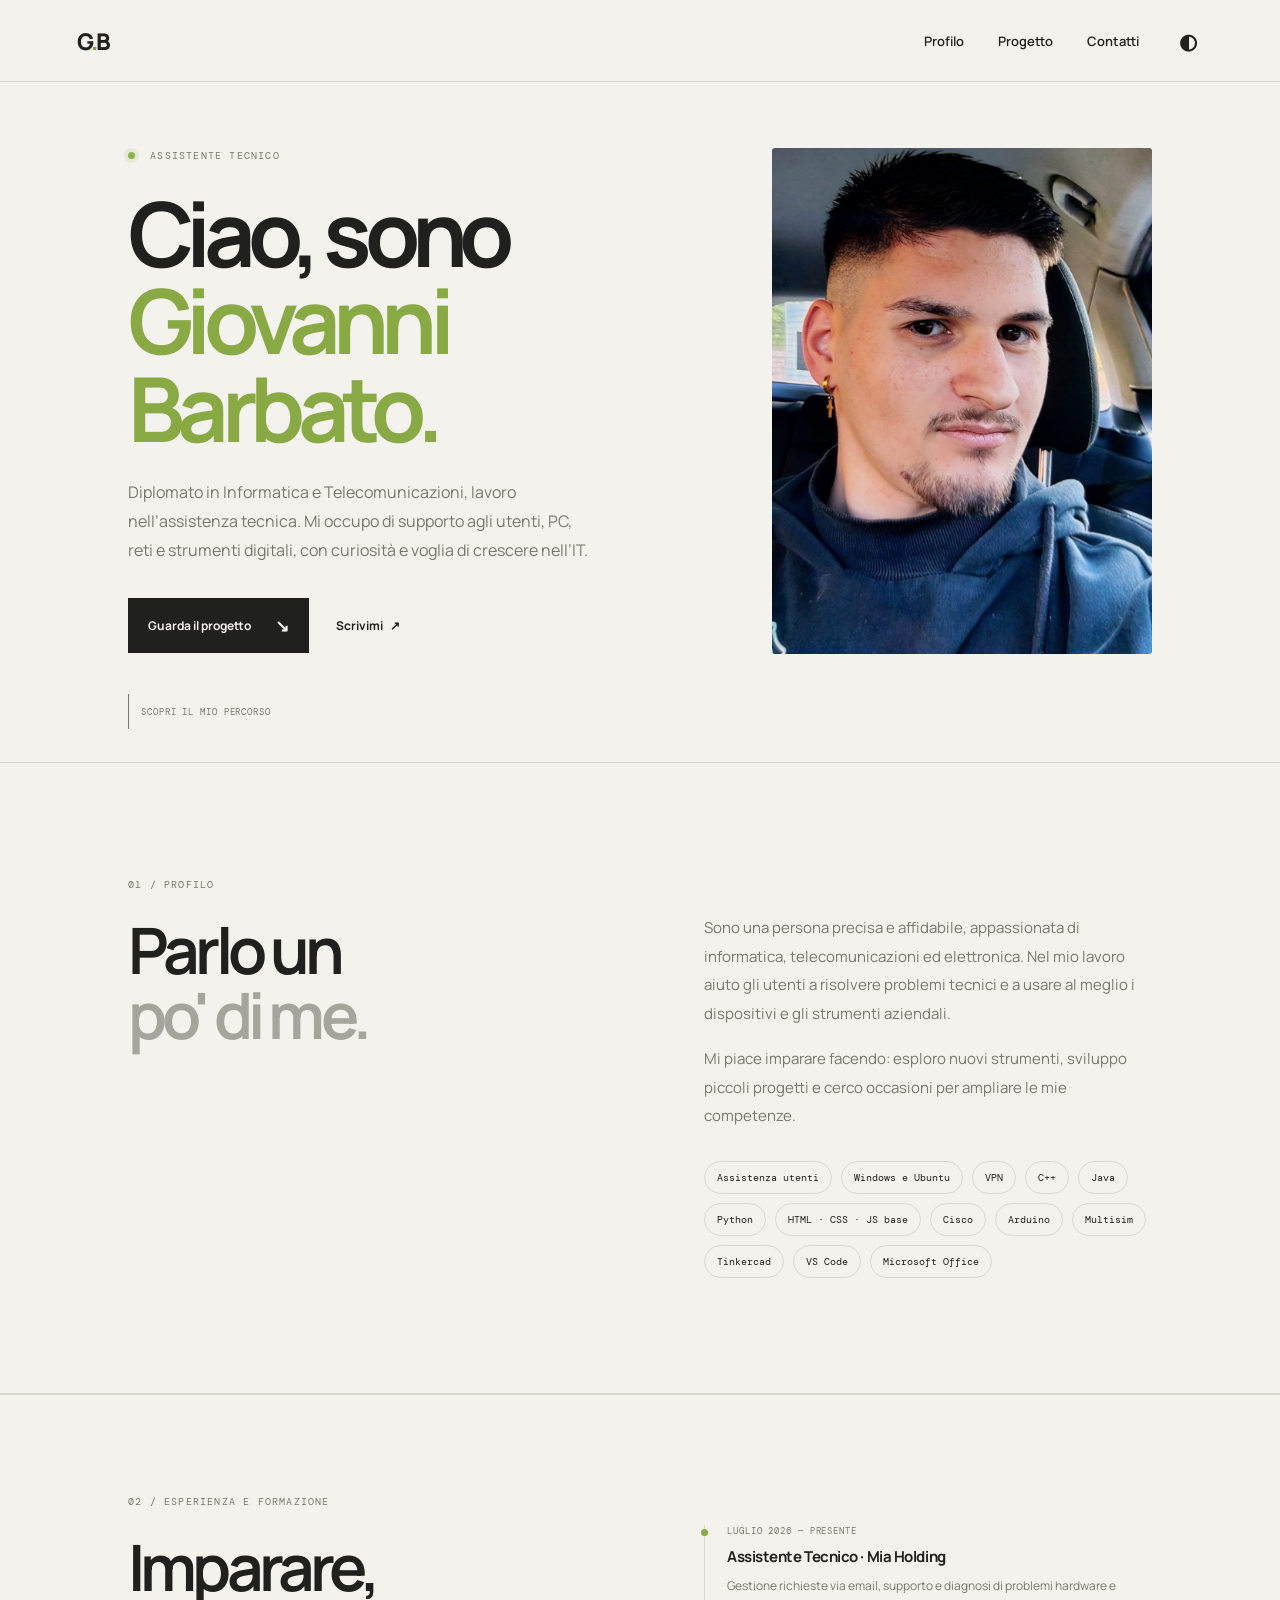
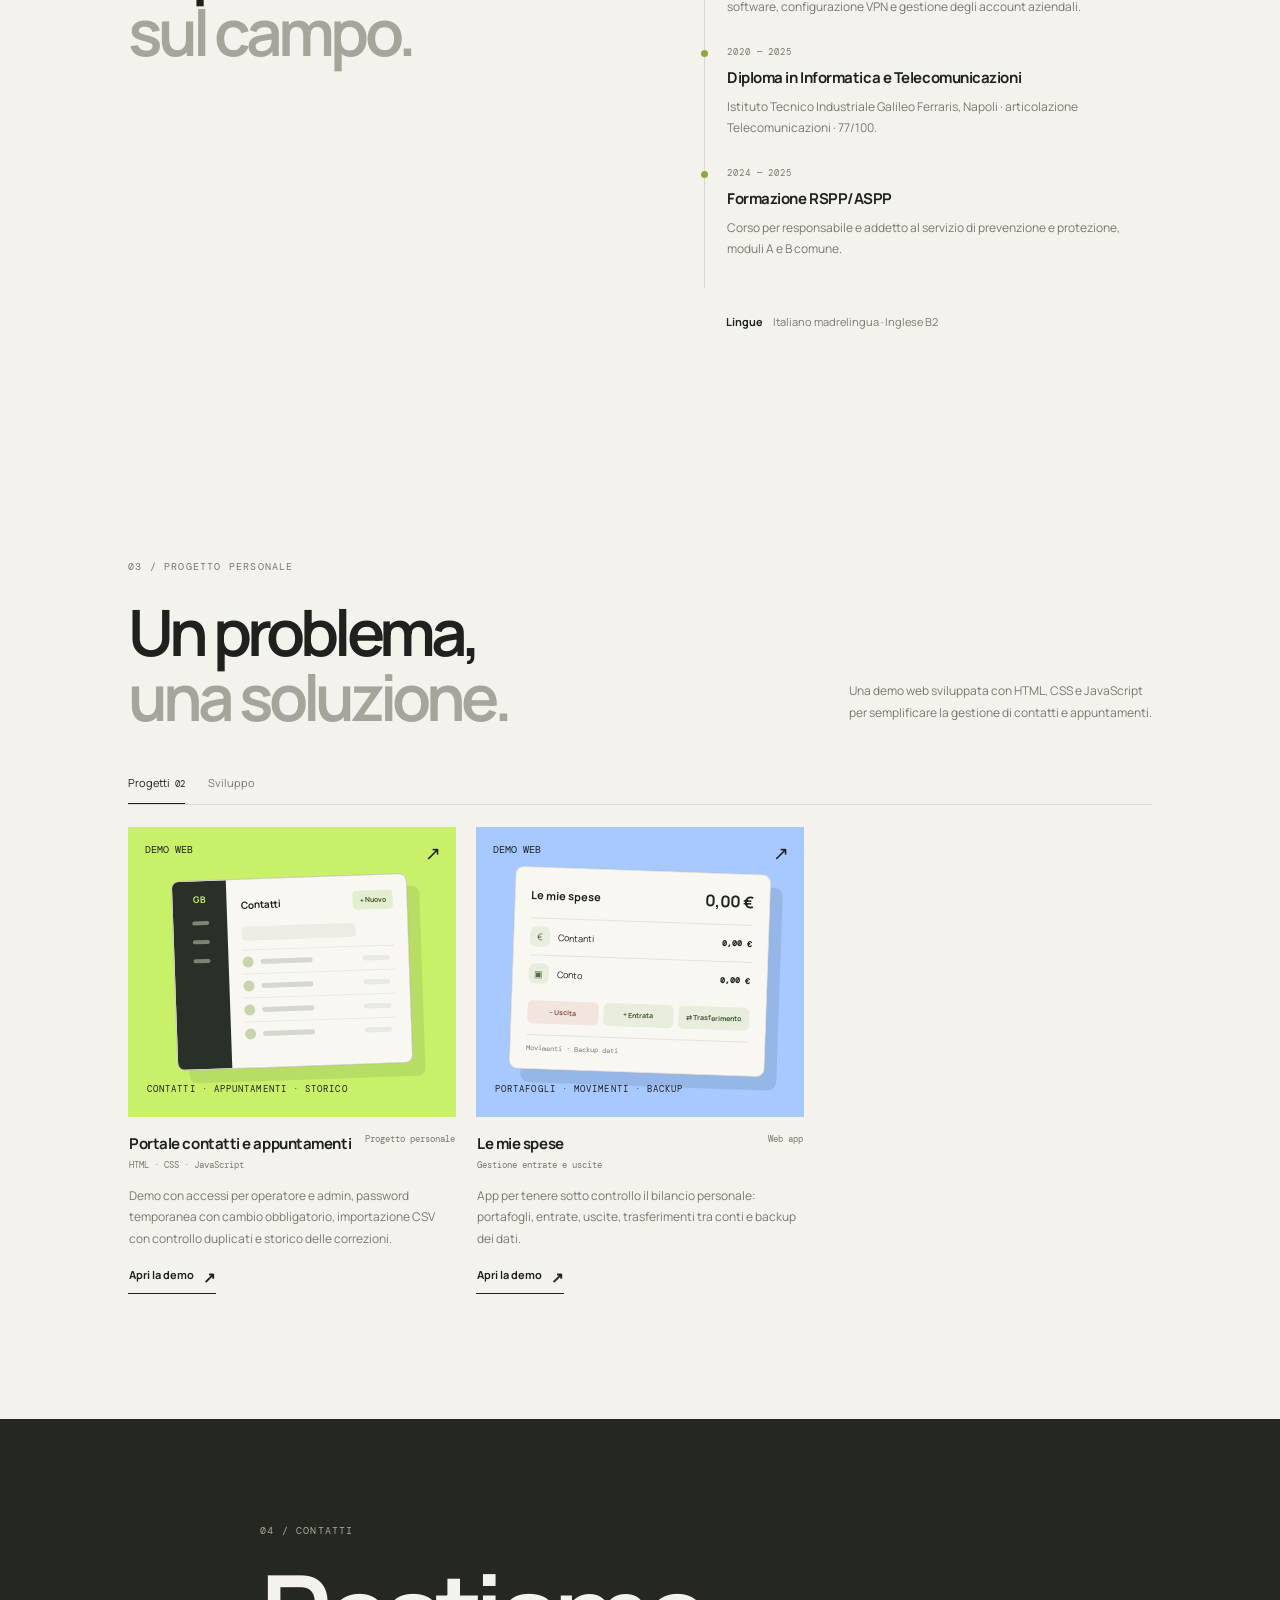
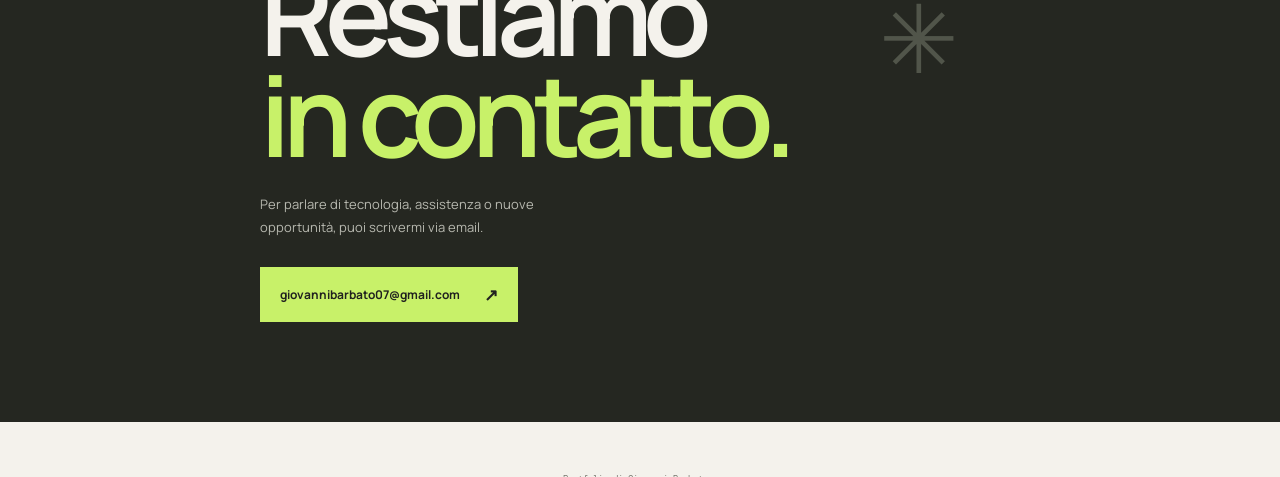
<file: index.html>
<!doctype html>
<html lang="it"><head><meta charset="utf-8"><meta name="viewport" content="width=device-width, initial-scale=1"><meta http-equiv="refresh" content="0; url=./HTML%20%26%20CSS/"><title>Portfolio Giovanni Barbato</title></head><body><p>Reindirizzamento al <a href="./HTML%20%26%20CSS/">portfolio di Giovanni Barbato</a>…</p></body></html>
</file>
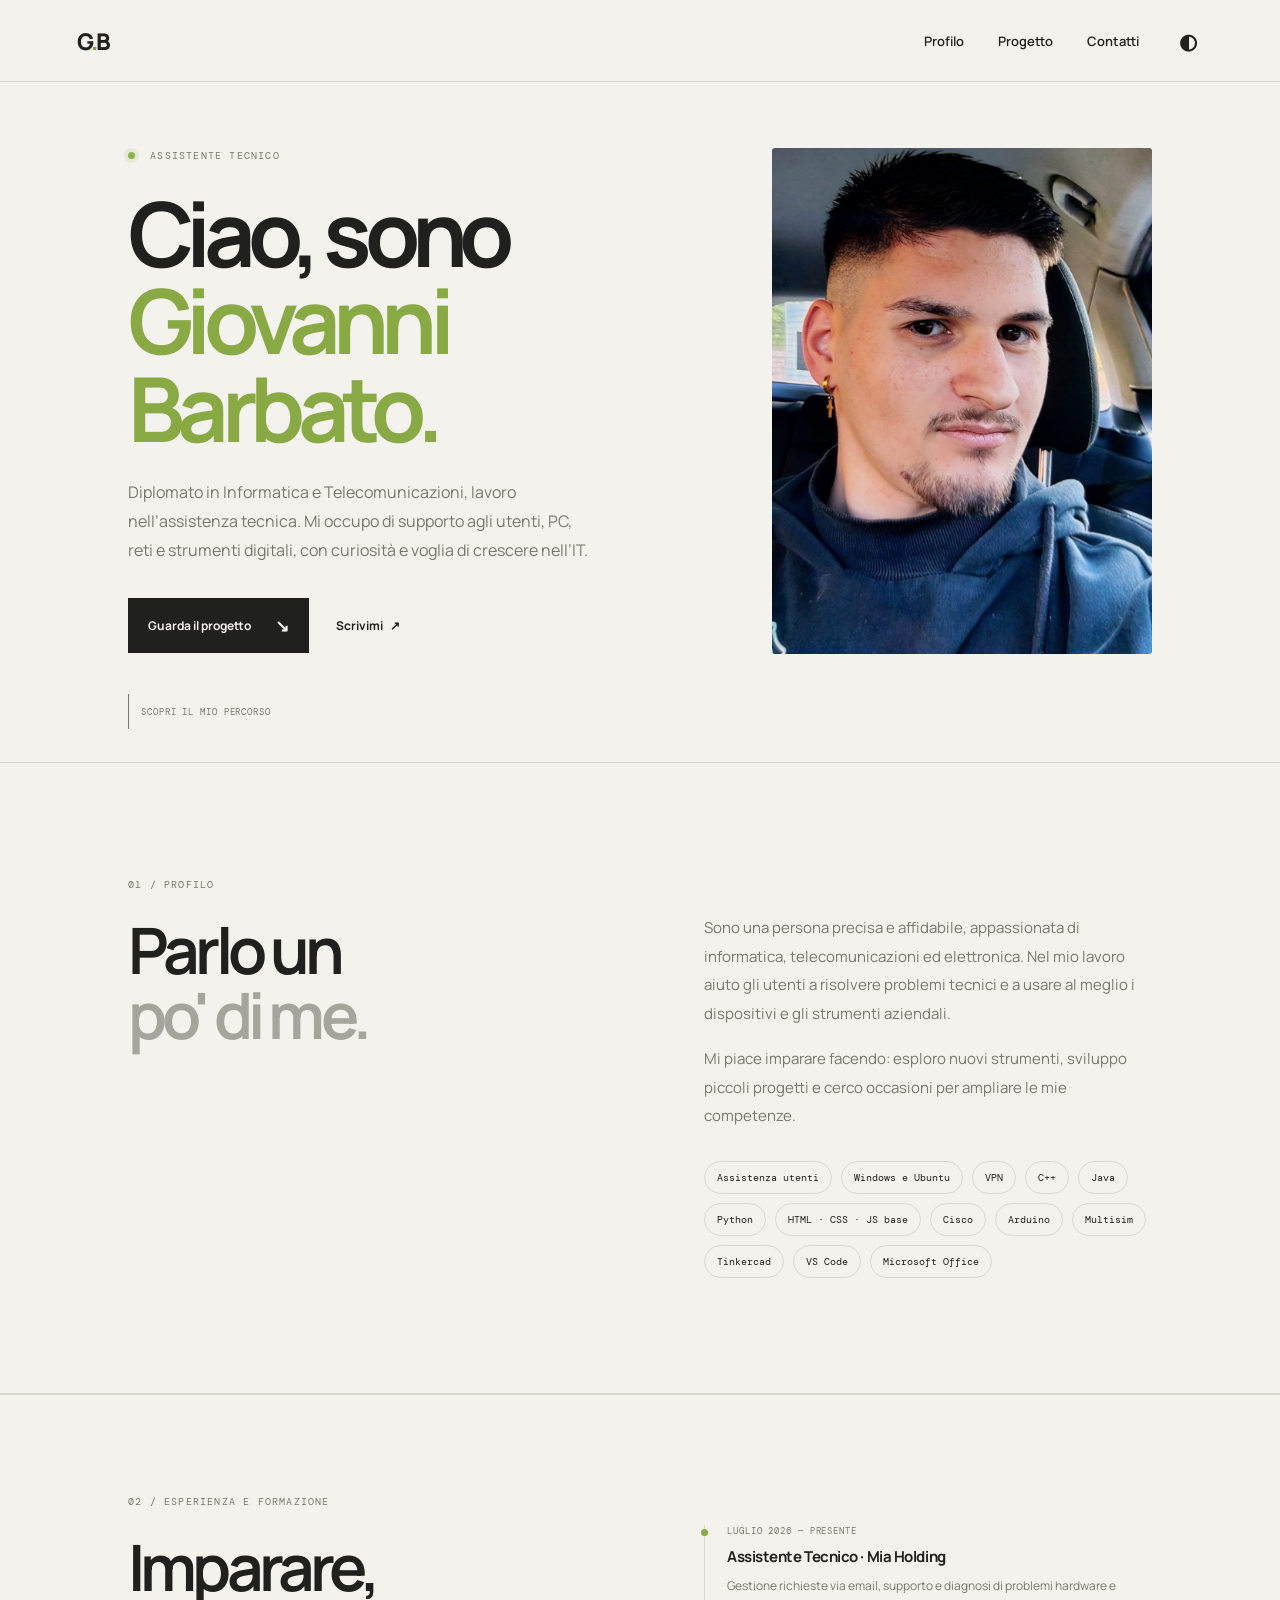
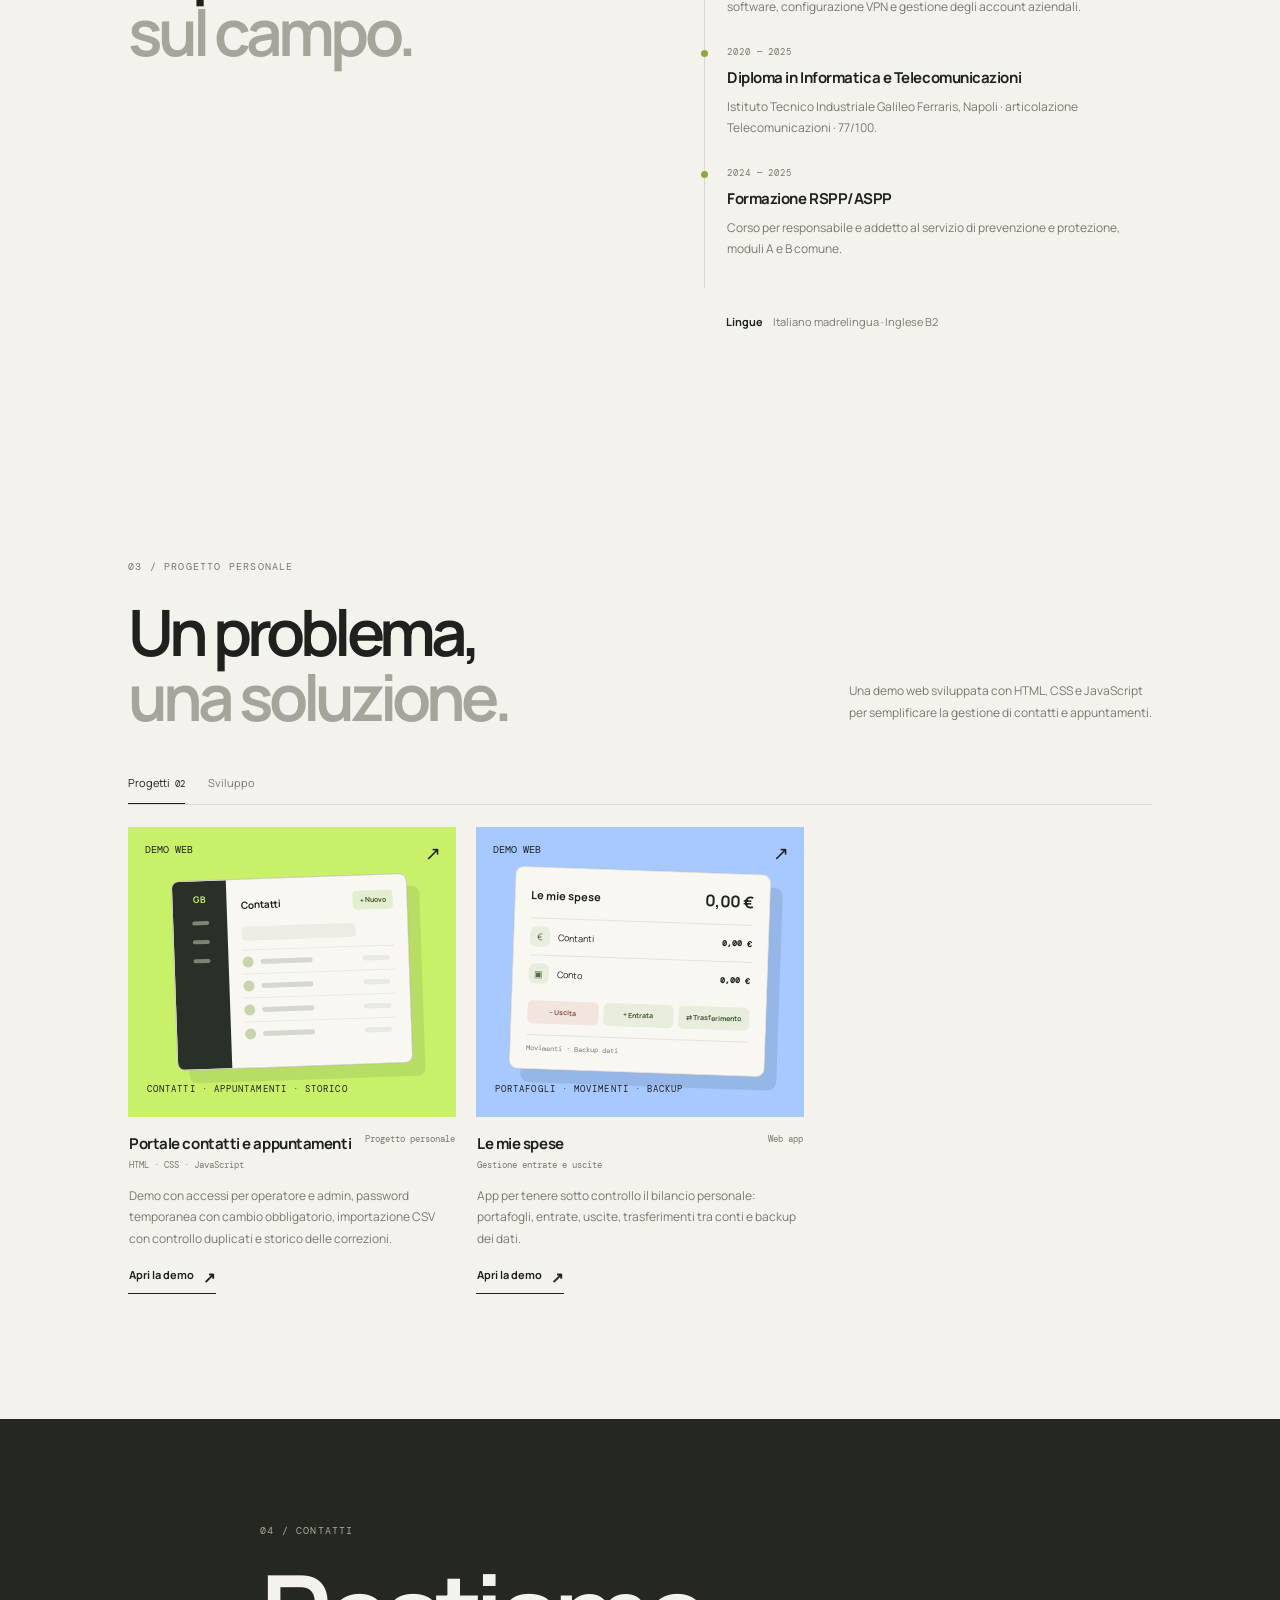
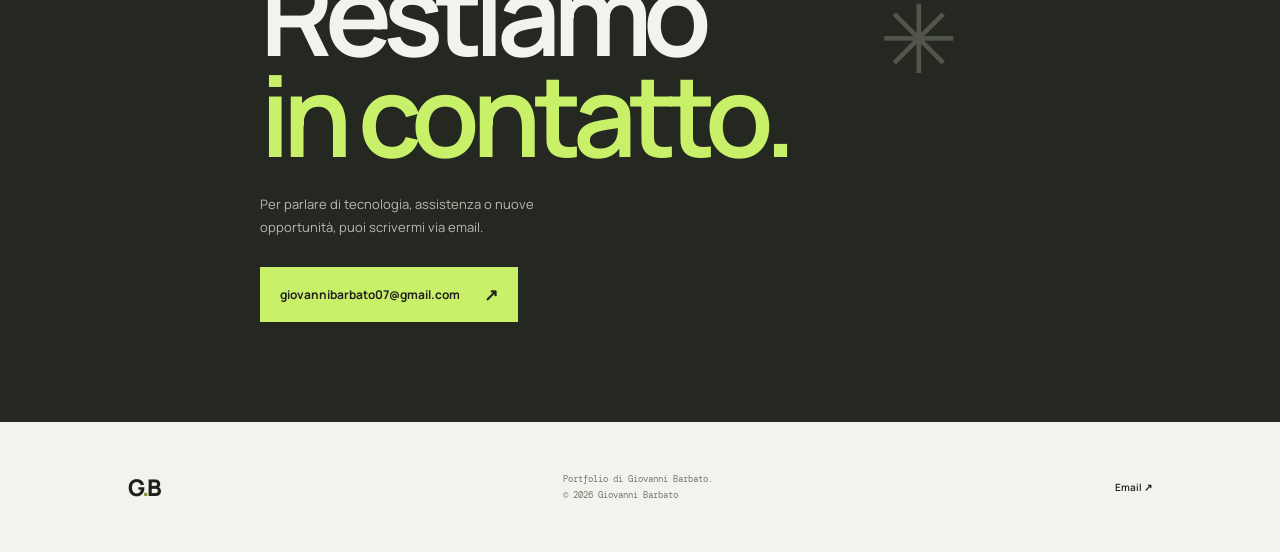
<file: HTML & CSS/index.html>
<!doctype html>
<html lang="it">
<head>
  <meta charset="utf-8">
  <meta name="viewport" content="width=device-width, initial-scale=1">
  <meta name="theme-color" content="#f4f2ec">
  <meta name="description" content="Portfolio di Giovanni Barbato, assistente tecnico con formazione in informatica e telecomunicazioni.">
  <title>Giovanni Barbato — Portfolio</title>
  <link rel="preconnect" href="https://fonts.googleapis.com">
  <link rel="preconnect" href="https://fonts.gstatic.com" crossorigin>
  <link href="https://fonts.googleapis.com/css2?family=DM+Mono:wght@400;500&family=Manrope:wght@400;500;600;700;800&display=swap" rel="stylesheet">
  <link rel="stylesheet" href="portfolio.css">
  <script src="portfolio.js" defer></script>
</head>
<body>
  <a class="skip-link" href="#contenuto">Vai al contenuto</a>
  <header class="site-header">
    <a class="wordmark" href="#home" aria-label="Giovanni Barbato, homepage">G<span>.</span>B</a>
    <button class="menu-toggle" aria-expanded="false" aria-controls="navigation" aria-label="Apri il menu"><span></span><span></span></button>
    <nav id="navigation" class="navigation" aria-label="Navigazione principale">
      <a href="#about">Profilo</a><a href="#work">Progetto</a><a href="#contact">Contatti</a>
      <button class="theme-toggle" type="button" aria-label="Attiva tema scuro" title="Cambia tema">◐</button>
    </nav>
  </header>

  <main id="contenuto">
    <section class="hero section-wrap" id="home">
      <div class="hero-copy">
        <p class="eyebrow"><span class="status-dot"></span> ASSISTENTE TECNICO</p>
        <h1>Ciao, sono<br><span class="accent">Giovanni Barbato.</span></h1>
        <p class="hero-intro">Diplomato in Informatica e Telecomunicazioni, lavoro nell’assistenza tecnica. Mi occupo di supporto agli utenti, PC, reti e strumenti digitali, con curiosità e voglia di crescere nell’IT.</p>
        <div class="hero-actions"><a class="button button-dark" href="#work">Guarda il progetto <span>↘</span></a><a class="text-link" href="https://mail.google.com/mail/?view=cm&amp;fs=1&amp;to=giovannibarbato07@gmail.com" target="_blank" rel="noopener noreferrer">Scrivimi <span>↗</span></a></div>
      </div>
      <div class="hero-art">
        <img class="portrait-photo" src="foto_portfolio.jpeg" alt="Ritratto di Giovanni Barbato">
      </div>
      <a class="scroll-note" href="#about"><span></span> SCOPRI IL MIO PERCORSO</a>
    </section>

    <section class="about section-wrap" id="about">
      <div class="section-heading"><p class="eyebrow">01 / PROFILO</p><h2>Parlo un<br><span class="muted">po' di me.</span></h2></div>
      <div class="about-copy">
        <p>Sono una persona precisa e affidabile, appassionata di informatica, telecomunicazioni ed elettronica. Nel mio lavoro aiuto gli utenti a risolvere problemi tecnici e a usare al meglio i dispositivi e gli strumenti aziendali.</p>
        <p>Mi piace imparare facendo: esploro nuovi strumenti, sviluppo piccoli progetti e cerco occasioni per ampliare le mie competenze.</p>
        <div class="skills" aria-label="Competenze e strumenti">
          <span>Assistenza utenti</span><span>Windows e Ubuntu</span><span>VPN</span><span>C++</span><span>Java</span><span>Python</span><span>HTML · CSS · JS base</span><span>Cisco</span><span>Arduino</span><span>Multisim</span><span>Tinkercad</span><span>VS Code</span><span>Microsoft Office</span>
        </div>
      </div>
    </section>

    <section class="experience section-wrap" aria-labelledby="experience-title">
      <div class="section-heading"><p class="eyebrow">02 / ESPERIENZA E FORMAZIONE</p><h2 id="experience-title">Imparare,<br><span class="muted">sul campo.</span></h2></div>
      <div class="timeline">
        <article class="timeline-item"><p class="timeline-date">LUGLIO 2026 — PRESENTE</p><h3>Assistente Tecnico · Mia Holding</h3><p>Gestione richieste via email, supporto e diagnosi di problemi hardware e software, configurazione VPN e gestione degli account aziendali.</p></article>
        <article class="timeline-item"><p class="timeline-date">2020 — 2025</p><h3>Diploma in Informatica e Telecomunicazioni</h3><p>Istituto Tecnico Industriale Galileo Ferraris, Napoli · articolazione Telecomunicazioni · 77/100.</p></article>
        <article class="timeline-item"><p class="timeline-date">2024 — 2025</p><h3>Formazione RSPP/ASPP</h3><p>Corso per responsabile e addetto al servizio di prevenzione e protezione, moduli A e B comune.</p></article>
        <p class="language-note"><strong>Lingue</strong> Italiano madrelingua · Inglese B2</p>
      </div>
    </section>

    <section class="work section-wrap" id="work">
      <div class="work-top"><div class="section-heading"><p class="eyebrow">03 / PROGETTO PERSONALE</p><h2>Un problema,<br><span class="muted">una soluzione.</span></h2></div><p class="work-note">Una demo web sviluppata con HTML, CSS e JavaScript<br>per semplificare la gestione di contatti e appuntamenti.</p></div>
      <div class="filters" role="group" aria-label="Filtra progetti"><button class="filter active" data-filter="all">Progetti <span>02</span></button><button class="filter" data-filter="development">Sviluppo</button></div>
      <div class="project-grid">
        <article class="project-card" data-category="development">
          <a class="project-visual visual-lime" href="https://strong-kashata-dd31b1.netlify.app" target="_blank" rel="noreferrer" aria-label="Apri la demo del portale per contatti e appuntamenti">
            <span class="visual-number">DEMO WEB</span>
            <div class="dashboard-preview" aria-hidden="true"><div class="dash-sidebar"><b>GB</b><i></i><i></i><i></i></div><div class="dash-main"><div class="dash-top"><span>Contatti</span><b>+ Nuovo</b></div><div class="dash-search"></div><div class="dash-row"><i></i><span></span><b></b></div><div class="dash-row"><i></i><span></span><b></b></div><div class="dash-row"><i></i><span></span><b></b></div><div class="dash-row"><i></i><span></span><b></b></div></div></div>
            <span class="visual-caption">CONTATTI · APPUNTAMENTI · STORICO</span><span class="visual-arrow">↗</span>
          </a>
          <div class="project-meta"><div><h3>Portale contatti e appuntamenti</h3><p>HTML · CSS · JavaScript</p></div><span>Progetto personale</span></div>
          <p class="project-description">Demo con accessi per operatore e admin, password temporanea con cambio obbligatorio, importazione CSV con controllo duplicati e storico delle correzioni.</p>
          <a class="project-link" href="https://strong-kashata-dd31b1.netlify.app" target="_blank" rel="noreferrer">Apri la demo <span>↗</span></a>
        </article>

        <article class="project-card" data-category="development">
          <a class="project-visual visual-blue" href="https://ornate-muffin-3927c0.netlify.app" target="_blank" rel="noreferrer" aria-label="Apri la demo dell’app Le mie spese">
            <span class="visual-number">DEMO WEB</span>
            <div class="expense-preview" aria-hidden="true">
              <div class="expense-head"><span>Le mie spese</span><b>0,00 €</b></div>
              <div class="wallet-row"><i>€</i><span>Contanti</span><b>0,00 €</b></div>
              <div class="wallet-row"><i>▣</i><span>Conto</span><b>0,00 €</b></div>
              <div class="expense-actions"><span>− Uscita</span><span>+ Entrata</span><span>⇄ Trasferimento</span></div>
              <div class="expense-note">Movimenti · Backup dati</div>
            </div>
            <span class="visual-caption">PORTAFOGLI · MOVIMENTI · BACKUP</span><span class="visual-arrow">↗</span>
          </a>
          <div class="project-meta"><div><h3>Le mie spese</h3><p>Gestione entrate e uscite</p></div><span>Web app</span></div>
          <p class="project-description">App per tenere sotto controllo il bilancio personale: portafogli, entrate, uscite, trasferimenti tra conti e backup dei dati.</p>
          <a class="project-link" href="https://ornate-muffin-3927c0.netlify.app" target="_blank" rel="noreferrer">Apri la demo <span>↗</span></a>
        </article>
      </div>
    </section>

    <section class="contact section-wrap" id="contact"><div class="contact-inner"><p class="eyebrow">04 / CONTATTI</p><h2>Restiamo<br><span>in contatto.</span></h2><p>Per parlare di tecnologia, assistenza o nuove opportunità, puoi scrivermi via email.</p><a class="button button-light" href="https://mail.google.com/mail/?view=cm&amp;fs=1&amp;to=giovannibarbato07@gmail.com" target="_blank"  rel="noopener noreferrer">giovannibarbato07@gmail.com <span>↗</span></a><div class="contact-spark">✳</div></div></section>
  </main>
  <footer class="site-footer section-wrap"><a class="wordmark" href="#home">G<span>.</span>B</a><p>Portfolio di Giovanni Barbato.<br>© <span id="year"></span> Giovanni Barbato</p><div class="social-links"><a href="https://mail.google.com/mail/?view=cm&amp;fs=1&amp;to=giovannibarbato07@gmail.com" target="_blank" rel="noopener noreferrer">Email ↗</a></div></footer>
</body>
</html>
</file>
<file: HTML & CSS/portfolio.css>
:root{--paper:#f4f2ec;--ink:#20211f;--muted:#77786f;--line:#d9d7ce;--lime:#c8f169;--blue:#a7c9ff;--orange:#ff8e62;--display:'Manrope',sans-serif;--mono:'DM Mono',monospace;color-scheme:light}*{box-sizing:border-box}html{scroll-behavior:smooth;scroll-padding-top:90px}body{margin:0;background:var(--paper);color:var(--ink);font-family:var(--display);transition:background .25s,color .25s}a{color:inherit;text-decoration:none}button{font:inherit}.skip-link{position:absolute;top:-50px;left:16px;padding:12px;background:var(--ink);color:var(--paper);z-index:20}.skip-link:focus{top:10px}.site-header{height:82px;display:flex;align-items:center;justify-content:space-between;padding:0 max(6vw,24px);border-bottom:1px solid var(--line)}.wordmark{font-weight:800;font-size:23px;letter-spacing:-2px}.wordmark span,.accent{color:#7e9b35}.navigation{display:flex;align-items:center;gap:34px;font-size:13px;font-weight:600}.navigation>a{transition:opacity .2s}.navigation>a:hover,.text-link:hover{opacity:.55}.theme-toggle,.menu-toggle{border:0;background:none;color:inherit;cursor:pointer}.theme-toggle{font-size:21px}.menu-toggle{display:none}.section-wrap{padding-left:max(10vw,28px);padding-right:max(10vw,28px)}.hero{min-height:680px;position:relative;display:grid;grid-template-columns:1.08fr .92fr;align-items:center;gap:7vw;padding-top:58px;padding-bottom:100px}.eyebrow{font-family:var(--mono);font-size:10px;letter-spacing:.12em;color:var(--muted);margin:0 0 27px}.status-dot{display:inline-block;width:7px;height:7px;background:#8bb64b;border-radius:50%;margin-right:8px;box-shadow:0 0 0 4px #8bb64b22}.hero h1{font-size:clamp(54px,7vw,96px);letter-spacing:-.085em;line-height:.98;margin:0 0 26px;font-weight:700}.accent{color:#89a945}.hero-intro{max-width:470px;color:var(--muted);font-size:16px;line-height:1.8}.hero-intro strong{color:var(--ink);font-weight:600}.hero-actions{display:flex;align-items:center;gap:27px;margin-top:34px}.button{display:inline-flex;align-items:center;gap:24px;padding:16px 20px;font-size:12px;font-weight:700;transition:transform .2s,opacity .2s}.button:hover{transform:translateY(-3px)}.button-dark{background:var(--ink);color:var(--paper)}.button span{font-size:17px}.text-link{font-size:12px;font-weight:700}.text-link span{margin-left:5px}.hero-art{height:min(420px,38vw);min-height:300px;position:relative;background:#e5e8d6;overflow:hidden}.art-grid{position:absolute;inset:0;background-image:linear-gradient(#30342712 1px,transparent 1px),linear-gradient(90deg,#30342712 1px,transparent 1px);background-size:35px 35px}.art-sun{position:absolute;width:42%;aspect-ratio:1;border-radius:50%;background:var(--lime);left:29%;top:22%;box-shadow:20px 18px 0 #9fbe5c}.orbit{position:absolute;border:1px solid #25301d8a;border-radius:50%;width:80%;height:38%;left:10%;top:34%;transform:rotate(-34deg)}.orbit-two{transform:rotate(49deg)}.art-label{position:absolute;bottom:23px;left:24px;font-family:var(--mono);font-size:10px;line-height:1.6}.art-star{position:absolute;top:21px;right:24px;font-size:35px;color:#455532}.scroll-note{position:absolute;bottom:33px;left:max(10vw,28px);font-family:var(--mono);font-size:9px;letter-spacing:.1em;color:var(--muted);display:flex;align-items:center;gap:12px}.scroll-note span{height:35px;width:1px;background:var(--muted)}.about{border-top:1px solid var(--line);border-bottom:1px solid var(--line);padding-top:115px;padding-bottom:115px;display:grid;grid-template-columns:1fr 1fr;gap:10vw}.section-heading .eyebrow{margin-bottom:26px}.section-heading h2,.contact h2{font-size:clamp(42px,5vw,66px);letter-spacing:-.075em;line-height:1.02;margin:0;font-weight:650}.muted{color:#a5a59b}.about-copy{padding-top:36px}.about-copy>p{font-size:15px;line-height:1.9;color:var(--muted);margin:0 0 17px}.skills{display:flex;flex-wrap:wrap;gap:9px;margin-top:30px}.skills span{font-family:var(--mono);font-size:10px;padding:9px 12px;border:1px solid var(--line);border-radius:30px}.work{padding-top:115px;padding-bottom:125px}.work-top{display:flex;justify-content:space-between;align-items:end}.work-note{font-size:12px;color:var(--muted);line-height:1.8;margin-bottom:6px}.filters{display:flex;gap:23px;margin:45px 0 22px;border-bottom:1px solid var(--line)}.filter{border:0;background:none;padding:0 0 13px;color:var(--muted);font-size:11px;cursor:pointer}.filter.active{color:var(--ink);border-bottom:1px solid var(--ink)}.filter span{font-family:var(--mono);font-size:9px;margin-left:3px}.project-grid{display:grid;grid-template-columns:repeat(3,1fr);gap:20px}.project-card{min-width:0;transition:opacity .2s,transform .2s}.project-card.is-hidden{display:none}.project-visual{height:290px;position:relative;display:flex;align-items:center;justify-content:center;overflow:hidden}.visual-lime{background:var(--lime)}.visual-blue{background:var(--blue)}.visual-orange{background:var(--orange)}.visual-number{position:absolute;top:16px;left:17px;font-family:var(--mono);font-size:10px}.visual-arrow{position:absolute;right:15px;top:13px;font-size:19px;transition:transform .2s}.project-visual:hover .visual-arrow{transform:translate(3px,-3px)}.visual-caption{position:absolute;bottom:22px;left:19px;font-family:var(--mono);font-size:9px;letter-spacing:.12em}.visual-plant{position:relative;width:120px;height:165px;border-bottom:8px solid #546347;border-radius:0 0 12px 12px}.visual-plant:after{content:'';position:absolute;bottom:0;left:-18px;width:155px;height:13px;background:#546347;border-radius:50%}.visual-plant b{position:absolute;bottom:3px;left:55px;width:8px;height:125px;background:#526846}.visual-plant i{position:absolute;width:70px;height:28px;background:#607b4e;border-radius:100% 0 100% 0;transform:rotate(-25deg);left:10px;top:28px}.visual-plant i:nth-child(2){transform:scaleX(-1) rotate(-25deg);left:56px;top:56px}.visual-plant i:nth-child(3){left:7px;top:83px;transform:rotate(-15deg)}.phone{width:160px;height:225px;border:6px solid #20211f;border-radius:18px;background:#f4f2ec;padding:29px 15px 13px;position:relative;box-shadow:12px 13px 0 #35455d50}.phone-top{position:absolute;top:8px;left:calc(50% - 20px);width:40px;height:4px;border-radius:5px;background:#20211f}.phone small{font-family:var(--mono);font-size:7px;color:#777}.phone strong{display:block;font-size:19px;letter-spacing:-1px;line-height:1.05;margin-top:17px}.phone>span{font-size:7px;color:#777}.phone-progress{height:4px;background:#ddd;margin:19px 0 10px}.phone-progress i{display:block;width:65%;height:100%;background:#89a945}.poster{display:flex;flex-direction:column;line-height:.78;transform:rotate(-8deg);color:#f9e8cc}.poster span{font-size:50px;font-weight:800;letter-spacing:-6px}.poster b{font-size:72px;letter-spacing:-8px}.poster i{font-size:8px;line-height:1.4;font-style:normal;letter-spacing:.08em;margin-top:13px}.project-meta{display:flex;justify-content:space-between;padding:16px 1px 0}.project-meta h3{font-size:15px;margin:0 0 5px;letter-spacing:-.03em}.project-meta p,.project-meta>span{font-family:var(--mono);font-size:9px;color:var(--muted);margin:0}.contact{background:#252721;color:#f4f2ec;padding-top:105px;padding-bottom:100px}.contact-inner{max-width:760px;margin:auto;position:relative}.contact .eyebrow{color:#a9aa9e}.contact h2{font-size:clamp(64px,9vw,112px);line-height:.9;margin-bottom:27px}.contact h2 span{color:var(--lime)}.contact-inner>p:not(.eyebrow){font-size:13px;color:#b8b9b0;max-width:340px;line-height:1.8;margin-bottom:27px}.button-light{background:var(--lime);color:#20211f}.contact-spark{position:absolute;right:8%;top:12%;font-size:95px;color:#51554a}.site-footer{min-height:130px;display:flex;align-items:center;justify-content:space-between}.site-footer>p{font-family:var(--mono);font-size:9px;color:var(--muted);line-height:1.8}.social-links{display:flex;gap:20px;font-size:10px;font-weight:600}.social-links a:hover{text-decoration:underline}body.dark{--paper:#20211f;--ink:#f4f2ec;--muted:#aaa99f;--line:#3c3d38;color-scheme:dark}body.dark .art-grid{background-image:linear-gradient(#ffffff12 1px,transparent 1px),linear-gradient(90deg,#ffffff12 1px,transparent 1px)}body.dark .hero-art{background:#34382e}body.dark .art-sun{box-shadow:20px 18px 0 #71883d}body.dark .filter.active{color:var(--ink)}body.dark .visual-blue .phone{background:#f4f2ec;color:#20211f}body.dark .contact{background:#151613}body.dark .button-dark{background:#f4f2ec;color:#20211f}body.dark .button-light{background:var(--lime);color:#20211f}:focus-visible{outline:3px solid #7e9b35;outline-offset:4px}

@media(max-width:800px){.section-wrap{padding-left:7vw;padding-right:7vw}.hero{min-height:auto;grid-template-columns:1fr 0.8fr;gap:4vw;padding-top:90px;padding-bottom:105px}.hero h1{font-size:clamp(54px,9vw,80px)}.hero-art{height:330px}.about{gap:6vw}.project-grid{grid-template-columns:repeat(2,1fr);row-gap:34px}.project-card:last-child{grid-column:1/-1}.project-card:last-child .project-visual{height:340px}.scroll-note{left:7vw}}

@media(max-width:600px){.site-header{height:70px;padding:0 24px}.menu-toggle{display:flex;flex-direction:column;gap:5px;padding:10px;z-index:3}.menu-toggle span{display:block;width:20px;height:1px;background:var(--ink)}.navigation{display:none;position:absolute;z-index:2;top:69px;left:0;right:0;background:var(--paper);padding:25px 28px;align-items:flex-start;gap:21px;flex-direction:column;border-bottom:1px solid var(--line)}.navigation.open{display:flex}.theme-toggle{padding:0}.hero{grid-template-columns:1fr;padding-top:78px;padding-bottom:90px;gap:45px}.hero h1{font-size:clamp(58px,16vw,88px)}.hero-intro{font-size:14px}.hero-art{height:300px;min-height:0}.scroll-note{bottom:24px}.about{grid-template-columns:1fr;padding-top:80px;padding-bottom:80px;gap:22px}.about-copy{padding-top:0}.section-heading h2{font-size:53px}.work{padding-top:80px;padding-bottom:85px}.work-top{display:block}.work-note{margin-top:22px}.filters{margin-top:32px}.project-grid{grid-template-columns:1fr;gap:34px}.project-card:last-child{grid-column:auto}.project-card:last-child .project-visual,.project-visual{height:310px}.contact{padding-top:80px;padding-bottom:75px}.contact h2{font-size:clamp(67px,18vw,100px)}.contact-spark{right:2%;top:25%;font-size:62px}.site-footer{padding-top:25px;padding-bottom:25px;min-height:145px;display:grid;grid-template-columns:1fr 1fr;gap:12px}.site-footer>p{grid-column:1;grid-row:2}.social-links{grid-column:2;grid-row:1/3;flex-direction:column;align-items:flex-end;justify-content:center;gap:12px}}

@media(prefers-reduced-motion:reduce){*,*::before,*::after{scroll-behavior:auto!important;transition:none!important}}

.experience{border-top:1px solid var(--line);padding-top:100px;padding-bottom:105px;display:grid;grid-template-columns:1fr 1fr;gap:10vw}
.timeline{padding-top:30px}
.timeline-item{border-left:1px solid var(--line);padding:0 0 28px 22px;position:relative}
.timeline-item:before{content:"";position:absolute;left:-4px;top:4px;width:7px;height:7px;border-radius:50%;background:#89a945}
.timeline-date{font-family:var(--mono);font-size:9px;letter-spacing:.1em;color:var(--muted);margin:0 0 9px}
.timeline-item h3{font-size:15px;letter-spacing:-.03em;margin:0 0 8px}
.timeline-item>p:last-child{font-size:12px;line-height:1.8;color:var(--muted);margin:0;max-width:470px}
.language-note{padding:15px 0 0 22px;font-size:11px;color:var(--muted)}
.language-note strong{color:var(--ink);margin-right:8px}
.project-description{font-size:12px;line-height:1.8;color:var(--muted);margin:14px 1px 13px;max-width:590px}
.project-link{display:inline-flex;gap:9px;font-size:11px;font-weight:700;border-bottom:1px solid var(--ink);padding:0 0 5px 1px}
.project-link span{font-size:15px}
.dashboard-preview{width:min(72%,390px);height:190px;background:#f8f7f2;border:1px solid #30342735;border-radius:8px;display:flex;overflow:hidden;box-shadow:12px 13px 0 #52684625;transform:rotate(-2deg)}
.dash-sidebar{width:54px;background:#283027;display:flex;align-items:center;flex-direction:column;padding:12px 9px;gap:15px}
.dash-sidebar b{font-size:9px;color:var(--lime)}
.dash-sidebar i{width:17px;height:4px;background:#aab29d;border-radius:4px;opacity:.65}
.dash-main{flex:1;padding:15px 14px}
.dash-top{display:flex;justify-content:space-between;align-items:center;font-size:10px;font-weight:700;margin-bottom:13px}
.dash-top b{background:#e4edcf;border-radius:4px;padding:5px 7px;font-size:7px;color:#435532}
.dash-search{height:14px;width:75%;background:#ecece5;border-radius:4px;margin-bottom:9px}
.dash-row{height:24px;border-top:1px solid #e8e8e1;display:flex;align-items:center;gap:7px}
.dash-row i{width:11px;height:11px;border-radius:50%;background:#c8d4ad}
.dash-row span{height:5px;width:34%;background:#d6d8cf;border-radius:3px}
.dash-row b{height:5px;width:18%;background:#e8e9e2;border-radius:3px;margin-left:auto;margin-right:5px}
@media(max-width:800px){.experience{gap:6vw}.timeline{padding-top:10px}}
@media(max-width:600px){.experience{grid-template-columns:1fr;padding-top:80px;padding-bottom:80px;gap:22px}.project-meta{gap:12px}.project-meta>span{text-align:right}.dashboard-preview{width:78%;height:175px}.language-note{line-height:1.8}}

.hero-art{
  width:100%;
  max-width:380px;
  height:auto;
  min-height:0;
  aspect-ratio:3/4;
  justify-self:end;
  background:#e5e8d6;
  border-radius:3px;
}
.portrait-photo{
  display:block;
  width:100%;
  height:100%;
  object-fit:cover;
  object-position:center 50%;
}
@media(max-width:800px){
  .hero-art{height:auto;max-width:340px;aspect-ratio:3/4}
}
@media(max-width:600px){
  .hero-art{height:auto;max-width:390px;aspect-ratio:3/4;justify-self:center}
}

.expense-preview{
  width:min(78%,390px);
  padding:16px;
  background:#f8f7f2;
  border:1px solid #30342725;
  border-radius:9px;
  box-shadow:12px 13px 0 #35455d25;
  color:#20211f;
  transform:rotate(2deg);
}
.expense-head{display:flex;align-items:center;justify-content:space-between;margin-bottom:12px;font-size:11px;font-weight:700}
.expense-head b{font-size:16px;letter-spacing:-.04em}
.wallet-row{display:flex;align-items:center;gap:8px;padding:8px 0;border-top:1px solid #e4e3dc;font-size:9px}
.wallet-row i{display:grid;place-items:center;width:20px;height:20px;border-radius:6px;background:#e8eddd;color:#536b35;font-size:9px;font-style:normal}
.wallet-row b{margin-left:auto;font-family:var(--mono);font-size:8px}
.expense-actions{display:flex;gap:5px;margin-top:9px}
.expense-actions span{flex:1;text-align:center;padding:7px 3px;border-radius:5px;background:#e8eddd;color:#445833;font-size:7px;font-weight:700}
.expense-actions span:first-child{background:#f1e5de;color:#84543d}
.expense-note{margin-top:11px;padding-top:8px;border-top:1px solid #e4e3dc;color:#77786f;font-family:var(--mono);font-size:7px}
@media(max-width:600px){.expense-preview{width:82%;padding:14px}}
</file>
